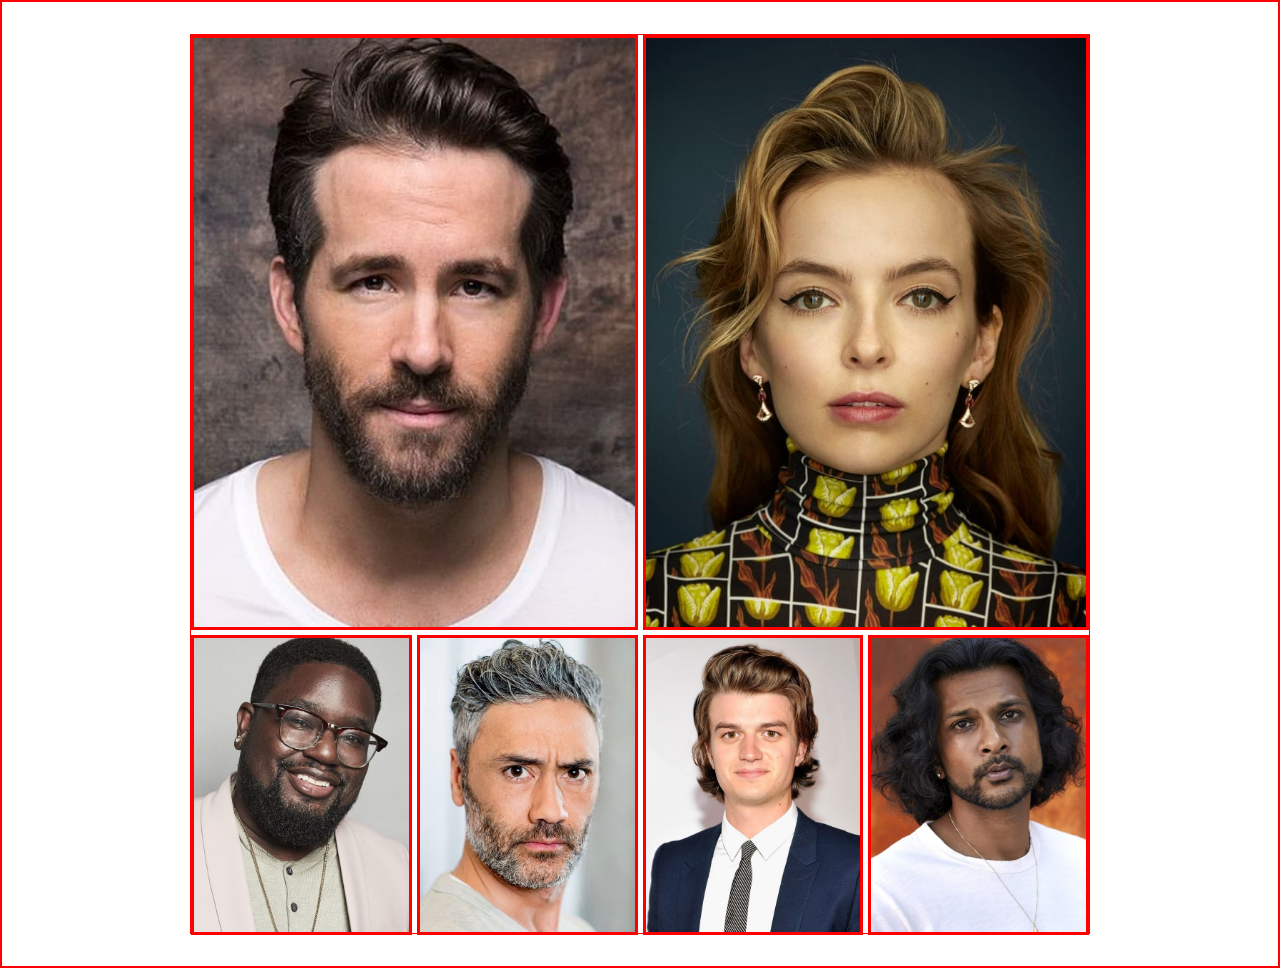
<file: actorsGallery.html>
<!DOCTYPE html>
<html lang="en">
<head>
    <meta charset="UTF-8">
    <meta name="viewport" content="width=device-width, initial-scale=1.0">
    <link rel="stylesheet" href="css/gallery.css">
    <title>Free Guy Actors Gallery</title>
</head>
<body>
    
    <div class="container">

        <div class="ryan">
            <div class="img">
                <img src="images/ryan.jpg" alt="">
            </div>
        </div>

        <div class="jodie">
            <div class="img">
                <img src="images/jodie.jpg" alt="">
            </div>
        </div>

        <div class="lilrel">
            <div class="img">
                <img src="images/lilrel.jpg" alt="">
            </div>
        </div>

        <div class="taika">
            <div class="img">
                <img src="images/taika.jpg" alt="">
            </div>
        </div>

        <div class="joe">
            <div class="img">
                <img src="images/joe.jpg" alt="">
            </div>
        </div>

        <div class="utkarsh">
            <div class="img">
                <img src="images/utkarsh.jpg" alt="">
            </div>
        </div>

    </div>


</body>
</html>
</file>
<file: css/gallery.css>
* {
    margin: 0;
    padding: 0;
    box-sizing: border-box;
    border: 1px solid red;
}

.container {
    width: 900px;
    height: 900px;
    margin: 2rem auto;
    display: grid;
    grid-template-columns: repeat(4, 1fr);
    grid-template-rows: 595px 300px;
    gap: 5px;
}

.container > div {
    width: 100%;
    height: 100%;
}

.img {
    width: 100%;
    height: 100%;

}

.img img {
    width: 100%;
    height: 100%;
    object-fit: cover;
}

.ryan {
    grid-column: 1/3;
    grid-row: 1/2;
}

.jodie {
    grid-column: 3/5;
    grid-row: 1/2;
}

@media (max-width: 568px) {
    body{
        background-color: #000;
    }

    .container{
        width: auto;
        grid-template-columns: repeat(1, auto);
        grid-template-rows: repeat(6, auto);
        grid-template-areas: 
        "ryan"
        "jodie"
        "joe"
        "lilrel"
        "utkarsh"
        "taika";
    }

    .ryan {
        grid-area: ryan;
    }

    .jodie {
        grid-area: jodie;
    }

    .joe {
        grid-area: joe;
    }

    .lilrel {
        grid-area: lilrel;
    }

    .utkarsh {
    grid-area: utkarsh;
    }

    .taika {
        grid-area: taika;
    }
}
</file>
